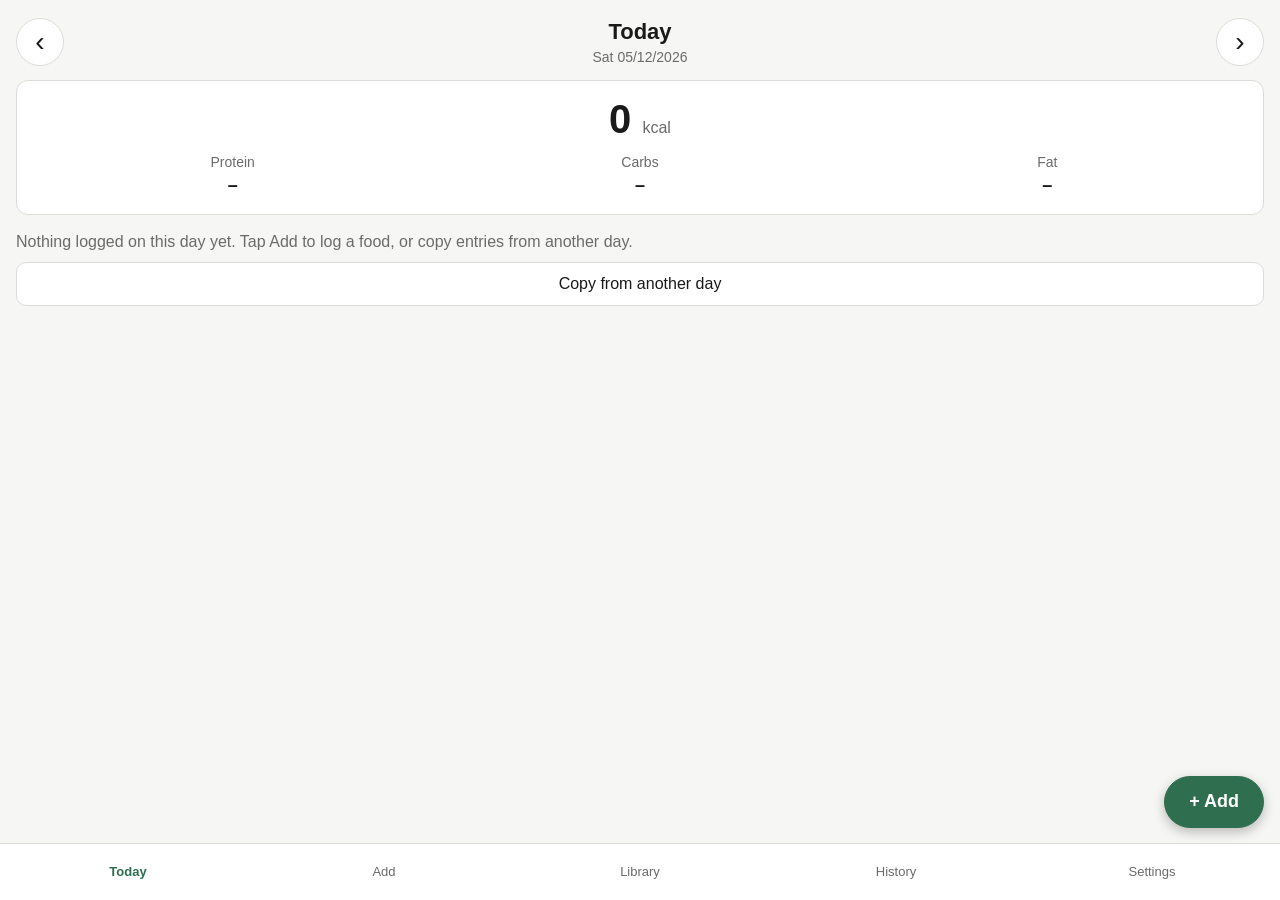
<file: index.html>
<!doctype html>
<html lang="en-GB">
<head>
  <meta charset="utf-8">
  <meta name="viewport" content="width=device-width, initial-scale=1, viewport-fit=cover">
  <meta name="theme-color" content="#f6f6f4" media="(prefers-color-scheme: light)">
  <meta name="theme-color" content="#141414" media="(prefers-color-scheme: dark)">
  <title>simple-kcal</title>
  <link rel="manifest" href="manifest.json">
  <link rel="icon" type="image/png" sizes="192x192" href="icons/icon-192.png">
  <link rel="apple-touch-icon" href="icons/apple-touch-icon.png">
  <meta name="apple-mobile-web-app-capable" content="yes">
  <meta name="mobile-web-app-capable" content="yes">
  <meta name="apple-mobile-web-app-title" content="simple-kcal">
  <meta name="apple-mobile-web-app-status-bar-style" content="default">
  <link rel="stylesheet" href="style.css">
  <script type="module" src="app.js"></script>
</head>
<body>
  <main>
    <div id="load-error" class="message error" role="alert" hidden></div>

    <button type="button" id="backup-banner" class="banner" hidden>
      It's been over a week since your last backup. Export a backup in Settings.
    </button>

    <!-- Today -->
    <section id="screen-today" class="screen" data-screen="today">
      <div class="date-nav">
        <button type="button" id="prev-day" class="icon-btn" aria-label="Previous day">&#8249;</button>
        <button type="button" id="day-title-btn" class="day-title" aria-label="Go to today">
          <span id="day-title">Today</span>
          <span id="day-subtitle" class="muted small"></span>
        </button>
        <button type="button" id="next-day" class="icon-btn" aria-label="Next day">&#8250;</button>
      </div>

      <div class="card totals">
        <div class="total-kcal"><span id="total-kcal">0</span> <span class="unit">kcal</span></div>
        <div id="target" class="target" hidden>
          <div id="target-bar" class="target-bar" role="progressbar" aria-label="Progress towards daily target" aria-valuemin="0" aria-valuemax="100">
            <div id="target-fill" class="target-fill"></div>
          </div>
          <p id="target-text" class="target-text"></p>
        </div>
        <div class="macro-grid">
          <div><span class="muted small">Protein</span><strong id="total-protein">&ndash;</strong></div>
          <div><span class="muted small">Carbs</span><strong id="total-carbs">&ndash;</strong></div>
          <div><span class="muted small">Fat</span><strong id="total-fat">&ndash;</strong></div>
        </div>
        <p id="macro-note" class="muted small" hidden></p>
      </div>

      <ul id="entry-list" class="list"></ul>
      <p id="entry-empty" class="placeholder" hidden>Nothing logged on this day yet. Tap Add to log a food, or copy entries from another day.</p>
      <button type="button" id="copy-btn" class="btn btn-wide">Copy from another day</button>

      <button type="button" id="today-add" class="btn btn-primary fab">+ Add</button>
    </section>

    <!-- Add -->
    <section id="screen-add" class="screen" data-screen="add" hidden>
      <h1>Add</h1>
      <p id="add-date-note" class="muted small"></p>
      <input type="search" id="food-search" class="search" placeholder="Search my foods and recipes" autocomplete="off" enterkeyhint="search">
      <div class="button-row add-buttons">
        <button type="button" id="new-food-btn" class="btn">New food</button>
        <button type="button" id="new-recipe-btn" class="btn">New recipe</button>
        <button type="button" id="quick-add-btn" class="btn">Quick add</button>
      </div>
      <h2 id="food-list-heading">Recent</h2>
      <ul id="food-results" class="list"></ul>
      <div id="food-empty" class="placeholder" hidden></div>
    </section>

    <!-- Library -->
    <section id="screen-library" class="screen" data-screen="library" hidden>
      <h1>Library</h1>
      <input type="search" id="library-search" class="search" placeholder="Search my foods and recipes" autocomplete="off" enterkeyhint="search">
      <h2 id="library-foods-heading">Foods</h2>
      <ul id="library-foods" class="list"></ul>
      <h2 id="library-recipes-heading">Recipes</h2>
      <ul id="library-recipes" class="list"></ul>
      <p id="library-empty" class="placeholder" hidden></p>
    </section>

    <!-- History -->
    <section id="screen-history" class="screen" data-screen="history" hidden>
      <div class="date-nav">
        <button type="button" id="prev-month" class="icon-btn" aria-label="Previous month">&#8249;</button>
        <button type="button" id="month-title-btn" class="day-title" aria-label="Go to this month">
          <span id="month-title"></span>
          <span class="muted small">kcal per day</span>
        </button>
        <button type="button" id="next-month" class="icon-btn" aria-label="Next month">&#8250;</button>
      </div>
      <div class="cal" id="calendar">
        <div class="cal-head" aria-hidden="true">
          <span>Mon</span><span>Tue</span><span>Wed</span><span>Thu</span><span>Fri</span><span>Sat</span><span>Sun</span>
        </div>
        <div class="cal-days" id="cal-days"></div>
      </div>
      <p class="muted small cal-hint">Tap a day to see its log.</p>

      <div class="card">
        <h2>Daily averages</h2>
        <div class="avg-grid">
          <div class="avg" id="avg-month">
            <span class="muted small" id="avg-month-label"></span>
            <strong class="avg-kcal" id="avg-month-kcal"></strong>
            <span class="muted small" id="avg-month-days"></span>
            <span class="avg-target small" id="avg-month-target"></span>
          </div>
          <div class="avg" id="avg-week">
            <span class="muted small">Last 7 days</span>
            <strong class="avg-kcal" id="avg-week-kcal"></strong>
            <span class="muted small" id="avg-week-days"></span>
            <span class="avg-target small" id="avg-week-target"></span>
          </div>
        </div>
        <p class="muted small">Only days with something logged count. Today counts once it is over.</p>
      </div>
    </section>

    <!-- Settings -->
    <section id="screen-settings" class="screen" data-screen="settings" hidden>
      <h1>Settings</h1>

      <div class="card">
        <h2>Daily target</h2>
        <form id="target-form" novalidate>
          <label class="field">
            <span>Calories per day (kcal)</span>
            <input type="text" id="target-kcal" inputmode="numeric" autocomplete="off" placeholder="No target">
          </label>
          <p class="muted small">Shown as a progress bar on Today. Leave blank for no target.</p>
          <p class="message error" hidden></p>
          <div class="button-row">
            <button type="submit" class="btn btn-primary">Save target</button>
          </div>
        </form>
      </div>

      <div class="card">
        <h2>Pans</h2>
        <p class="muted small">Save the empty weight of the pans you cook batches in. When you make a recipe, weigh the batch in its pan and the app takes the pan off.</p>
        <ul id="pan-list" class="list"></ul>
        <button type="button" id="add-pan" class="btn btn-wide">+ Add pan</button>
      </div>

      <div class="card">
        <h2>Backup</h2>
        <p>Last backed up: <strong id="last-backup">Never</strong></p>
        <p class="muted" id="data-counts"></p>
        <div class="button-row">
          <button type="button" id="export-btn" class="btn btn-primary">Export backup</button>
          <button type="button" id="import-btn" class="btn">Import backup</button>
        </div>
        <input type="file" id="import-file" accept=".json,application/json" hidden>
        <p id="settings-message" class="message" role="status" hidden></p>
        <p class="muted small">Importing replaces all data on this phone.</p>
      </div>

      <div class="card">
        <h2>About</h2>
        <p>simple-kcal version <span id="app-version"></span></p>
        <p class="muted small">All data is stored on this phone only.</p>
      </div>
    </section>
  </main>

  <nav class="tabbar" aria-label="Main">
    <button type="button" data-tab="today" aria-current="page">Today</button>
    <button type="button" data-tab="add">Add</button>
    <button type="button" data-tab="library">Library</button>
    <button type="button" data-tab="history">History</button>
    <button type="button" data-tab="settings">Settings</button>
  </nav>

  <div id="toast" class="toast" role="status" hidden>
    <span id="toast-text"></span>
    <button type="button" id="toast-undo" class="toast-undo" hidden>Undo</button>
  </div>

  <!-- Log a saved food or recipe: choose amount -->
  <dialog id="amount-dialog" class="sheet">
    <form id="amount-form" novalidate>
      <h2 id="amount-title"></h2>
      <p id="amount-per" class="muted small"></p>
      <fieldset id="amount-unit-field" class="field segmented" hidden>
        <legend>Log by</legend>
        <label><input type="radio" name="amount-unit" value="portion" checked> Portions</label>
        <label><input type="radio" name="amount-unit" value="g"> Grams</label>
      </fieldset>
      <label class="field">
        <span id="amount-label">Amount (g)</span>
        <input type="text" id="amount-qty" inputmode="decimal" autocomplete="off">
      </label>
      <p id="amount-preview" class="preview"></p>
      <p class="message error" hidden></p>
      <div class="button-row">
        <button type="button" class="btn" data-close>Cancel</button>
        <button type="submit" class="btn btn-primary" autofocus>Log</button>
      </div>
    </form>
  </dialog>

  <!-- New food: describe it, say how much was eaten, log it (and optionally save it) -->
  <dialog id="food-dialog" class="sheet">
    <form id="food-form" novalidate>
      <h2>New food</h2>

      <h3 class="sheet-section">The food</h3>
      <p class="muted small">As on the packet or label.</p>
      <label class="field">
        <span>Name</span>
        <input type="text" id="food-name" autocomplete="off" autocapitalize="sentences" enterkeyhint="next">
      </label>
      <fieldset class="field segmented">
        <legend>Values are</legend>
        <label><input type="radio" name="food-unit" value="100g" checked> per 100 g</label>
        <label><input type="radio" name="food-unit" value="item"> per item</label>
      </fieldset>
      <label class="field">
        <span id="food-kcal-label">Calories per 100 g (kcal)</span>
        <input type="text" id="food-kcal" inputmode="decimal" autocomplete="off">
      </label>
      <div class="field-row">
        <label class="field"><span>Protein (g)</span><input type="text" id="food-protein" inputmode="decimal" autocomplete="off" placeholder="optional"></label>
        <label class="field"><span>Carbs (g)</span><input type="text" id="food-carbs" inputmode="decimal" autocomplete="off" placeholder="optional"></label>
        <label class="field"><span>Fat (g)</span><input type="text" id="food-fat" inputmode="decimal" autocomplete="off" placeholder="optional"></label>
      </div>

      <h3 class="sheet-section">What you ate</h3>
      <label class="field">
        <span id="food-qty-label">Amount eaten (g)</span>
        <input type="text" id="food-qty" inputmode="decimal" autocomplete="off">
      </label>
      <p id="food-preview" class="preview"></p>

      <p class="message error" hidden></p>
      <label class="check">
        <input type="checkbox" id="food-save" checked> Save to my foods for next time
      </label>
      <div class="button-row">
        <button type="button" class="btn" data-close>Cancel</button>
        <button type="submit" class="btn btn-primary">Log</button>
      </div>
    </form>
  </dialog>

  <!-- Edit a saved food (Library) -->
  <dialog id="edit-food-dialog" class="sheet">
    <form id="edit-food-form" novalidate>
      <h2>Edit saved food</h2>
      <p class="note small">This changes the food in your Library. Entries already logged keep their values unless you choose to update them.</p>
      <label class="field">
        <span>Name</span>
        <input type="text" id="edit-food-name" autocomplete="off" autocapitalize="sentences">
      </label>
      <fieldset class="field segmented">
        <legend>Values are</legend>
        <label><input type="radio" name="edit-food-unit" value="100g"> per 100 g</label>
        <label><input type="radio" name="edit-food-unit" value="item"> per item</label>
      </fieldset>
      <label class="field">
        <span id="edit-food-kcal-label">Calories per 100 g (kcal)</span>
        <input type="text" id="edit-food-kcal" inputmode="decimal" autocomplete="off">
      </label>
      <div class="field-row">
        <label class="field"><span>Protein (g)</span><input type="text" id="edit-food-protein" inputmode="decimal" autocomplete="off" placeholder="unknown"></label>
        <label class="field"><span>Carbs (g)</span><input type="text" id="edit-food-carbs" inputmode="decimal" autocomplete="off" placeholder="unknown"></label>
        <label class="field"><span>Fat (g)</span><input type="text" id="edit-food-fat" inputmode="decimal" autocomplete="off" placeholder="unknown"></label>
      </div>
      <p class="message error" hidden></p>
      <div class="button-row">
        <button type="button" id="edit-food-delete" class="btn btn-danger">Delete</button>
        <button type="button" class="btn" data-close>Cancel</button>
        <button type="submit" class="btn btn-primary">Save</button>
      </div>
    </form>
  </dialog>

  <!-- After editing a saved food: update entries already logged from it? -->
  <dialog id="apply-dialog" class="sheet">
    <form id="apply-form" novalidate>
      <h2 id="apply-title"></h2>
      <p id="apply-text" class="muted"></p>
      <div class="button-stack">
        <button type="button" id="apply-none" class="btn btn-primary" autofocus>Don't update</button>
        <button type="button" id="apply-today" class="btn"></button>
        <button type="button" id="apply-all" class="btn"></button>
      </div>
    </form>
  </dialog>

  <!-- Recipe builder: new (Add) or edit saved (Library) -->
  <dialog id="recipe-dialog" class="sheet">
    <form id="recipe-form" novalidate>
      <h2 id="recipe-title">New recipe</h2>
      <p id="recipe-note" class="note small" hidden></p>
      <label class="field">
        <span>Name</span>
        <input type="text" id="recipe-name" autocomplete="off" autocapitalize="sentences" enterkeyhint="done">
      </label>

      <h3 class="sheet-section">Ingredients</h3>
      <ul id="ingredient-list" class="list"></ul>
      <p id="ingredient-empty" class="muted small">No ingredients yet. Add everything that went into the batch.</p>
      <button type="button" id="add-ingredient" class="btn btn-wide">+ Add ingredient</button>

      <h3 class="sheet-section">The batch</h3>
      <div class="field-row">
        <label class="field"><span>Portions</span><input type="text" id="recipe-portions" inputmode="decimal" autocomplete="off"></label>
        <label class="field"><span id="recipe-weight-label">Cooked weight (g)</span><input type="text" id="recipe-weight" inputmode="decimal" autocomplete="off" placeholder="optional"></label>
      </div>
      <fieldset id="recipe-pan-field" class="field segmented" hidden>
        <legend>Weighed in</legend>
      </fieldset>
      <p id="recipe-weight-note" class="muted small"></p>
      <dl id="recipe-summary" class="summary"></dl>

      <div id="recipe-log-section">
        <h3 class="sheet-section">What you ate</h3>
        <fieldset class="field segmented">
          <legend>Log by</legend>
          <label><input type="radio" name="recipe-unit" value="portion" checked> Portions</label>
          <label><input type="radio" name="recipe-unit" value="g"> Grams</label>
        </fieldset>
        <label class="field">
          <span id="recipe-qty-label">Number of portions</span>
          <input type="text" id="recipe-qty" inputmode="decimal" autocomplete="off">
        </label>
        <p id="recipe-preview" class="preview"></p>
        <label class="check">
          <input type="checkbox" id="recipe-save" checked> Save to my recipes for next time
        </label>
      </div>

      <button type="button" id="recipe-cook-again" class="btn btn-wide" hidden>Cook again (new batch)</button>
      <p class="message error" hidden></p>
      <div class="button-row">
        <button type="button" id="recipe-delete" class="btn btn-danger" hidden>Delete</button>
        <button type="button" class="btn" data-close>Cancel</button>
        <button type="button" id="recipe-save-only" class="btn">Save only</button>
        <button type="submit" id="recipe-submit" class="btn btn-primary">Log</button>
      </div>
    </form>
  </dialog>

  <!-- Add or edit one ingredient of the recipe being built -->
  <dialog id="ingredient-dialog" class="sheet">
    <form id="ingredient-form" novalidate>
      <h2 id="ingredient-title">Add ingredient</h2>
      <div id="ingredient-pick">
        <input type="search" id="ingredient-search" class="search" placeholder="Search my foods" autocomplete="off" enterkeyhint="search">
        <ul id="ingredient-results" class="list"></ul>
        <p id="ingredient-results-empty" class="muted small" hidden></p>
        <h3 class="sheet-section">Or type it in</h3>
      </div>
      <p id="ingredient-copied" class="note small" hidden></p>
      <label class="field">
        <span>Name</span>
        <input type="text" id="ing-name" autocomplete="off" autocapitalize="sentences" enterkeyhint="next">
      </label>
      <fieldset class="field segmented">
        <legend>Values are</legend>
        <label><input type="radio" name="ing-unit" value="100g" checked> per 100 g</label>
        <label><input type="radio" name="ing-unit" value="item"> per item</label>
      </fieldset>
      <label class="field">
        <span id="ing-kcal-label">Calories per 100 g (kcal)</span>
        <input type="text" id="ing-kcal" inputmode="decimal" autocomplete="off">
      </label>
      <div class="field-row">
        <label class="field"><span>Protein (g)</span><input type="text" id="ing-protein" inputmode="decimal" autocomplete="off" placeholder="optional"></label>
        <label class="field"><span>Carbs (g)</span><input type="text" id="ing-carbs" inputmode="decimal" autocomplete="off" placeholder="optional"></label>
        <label class="field"><span>Fat (g)</span><input type="text" id="ing-fat" inputmode="decimal" autocomplete="off" placeholder="optional"></label>
      </div>
      <label class="field">
        <span id="ing-amount-label">Weight used (g)</span>
        <input type="text" id="ing-amount" inputmode="decimal" autocomplete="off">
      </label>
      <p id="ing-preview" class="preview"></p>
      <p class="message error" hidden></p>
      <div class="button-row">
        <button type="button" id="ingredient-remove" class="btn btn-danger" hidden>Remove</button>
        <button type="button" class="btn" data-close>Cancel</button>
        <button type="submit" id="ingredient-submit" class="btn btn-primary">Add</button>
      </div>
    </form>
  </dialog>

  <!-- Quick add -->
  <dialog id="quick-dialog" class="sheet">
    <form id="quick-form" novalidate>
      <h2>Quick add</h2>
      <label class="field">
        <span>Calories (kcal)</span>
        <input type="text" id="quick-kcal" inputmode="decimal" autocomplete="off" autofocus>
      </label>
      <label class="field">
        <span>Name</span>
        <input type="text" id="quick-name" autocomplete="off" autocapitalize="sentences" placeholder="optional">
      </label>
      <div class="field-row">
        <label class="field"><span>Protein (g)</span><input type="text" id="quick-protein" inputmode="decimal" autocomplete="off" placeholder="optional"></label>
        <label class="field"><span>Carbs (g)</span><input type="text" id="quick-carbs" inputmode="decimal" autocomplete="off" placeholder="optional"></label>
        <label class="field"><span>Fat (g)</span><input type="text" id="quick-fat" inputmode="decimal" autocomplete="off" placeholder="optional"></label>
      </div>
      <p class="message error" hidden></p>
      <div class="button-row">
        <button type="button" class="btn" data-close>Cancel</button>
        <button type="submit" class="btn btn-primary">Log</button>
      </div>
    </form>
  </dialog>

  <!-- Add or edit a saved pan (Settings) -->
  <dialog id="pan-dialog" class="sheet">
    <form id="pan-form" novalidate>
      <h2 id="pan-title">Add pan</h2>
      <label class="field">
        <span>Name</span>
        <input type="text" id="pan-name" autocomplete="off" autocapitalize="sentences" placeholder="for example Big pot" enterkeyhint="next">
      </label>
      <label class="field">
        <span>Empty weight (g)</span>
        <input type="text" id="pan-weight" inputmode="decimal" autocomplete="off">
      </label>
      <p class="muted small">Weigh it empty and clean. Include the lid if you weigh batches with the lid on.</p>
      <p class="message error" hidden></p>
      <div class="button-row">
        <button type="button" id="pan-delete" class="btn btn-danger" hidden>Delete</button>
        <button type="button" class="btn" data-close>Cancel</button>
        <button type="submit" class="btn btn-primary">Save</button>
      </div>
    </form>
  </dialog>

  <!-- Copy entries from another day to the day being viewed -->
  <dialog id="copy-dialog" class="sheet">
    <form id="copy-form" novalidate>
      <h2>Copy entries</h2>
      <div class="date-nav">
        <button type="button" id="copy-prev" class="icon-btn" aria-label="Earlier day">&#8249;</button>
        <div class="day-title">
          <span id="copy-day"></span>
          <span id="copy-day-total" class="muted small"></span>
        </div>
        <button type="button" id="copy-next" class="icon-btn" aria-label="Later day">&#8250;</button>
      </div>
      <ul id="copy-list" class="list"></ul>
      <p id="copy-empty" class="muted small" hidden></p>
      <p class="message error" hidden></p>
      <div class="button-row">
        <button type="button" class="btn" data-close>Cancel</button>
        <button type="submit" id="copy-submit" class="btn btn-primary">Copy</button>
      </div>
    </form>
  </dialog>

  <!-- Edit a log entry -->
  <dialog id="entry-dialog" class="sheet">
    <form id="entry-form" novalidate>
      <h2>Edit log entry</h2>
      <p id="entry-origin" class="muted small"></p>
      <label class="field">
        <span>Name</span>
        <input type="text" id="entry-name" autocomplete="off" autocapitalize="sentences" placeholder="optional">
      </label>
      <!-- Food and recipe entries: change the amount; totals recalculate from the entry's own values -->
      <div id="entry-amount-fields">
        <label class="field">
          <span id="entry-qty-label">Amount (g)</span>
          <input type="text" id="entry-qty" inputmode="decimal" autocomplete="off">
        </label>
        <p id="entry-preview" class="preview"></p>
        <details id="entry-nutrition" class="nutrition">
          <summary id="entry-nutrition-summary">Edit nutrition (per 100 g)</summary>
          <p class="muted small">Changes this entry only. Use it if the wrong values were entered when logging.</p>
          <label class="field"><span>Calories (kcal)</span><input type="text" id="entry-n-kcal" inputmode="decimal" autocomplete="off"></label>
          <div class="field-row">
            <label class="field"><span>Protein (g)</span><input type="text" id="entry-n-protein" inputmode="decimal" autocomplete="off" placeholder="unknown"></label>
            <label class="field"><span>Carbs (g)</span><input type="text" id="entry-n-carbs" inputmode="decimal" autocomplete="off" placeholder="unknown"></label>
            <label class="field"><span>Fat (g)</span><input type="text" id="entry-n-fat" inputmode="decimal" autocomplete="off" placeholder="unknown"></label>
          </div>
        </details>
      </div>
      <!-- Quick add entries: the numbers are the totals -->
      <div id="entry-quick-fields">
        <label class="field"><span>Calories (kcal)</span><input type="text" id="entry-kcal" inputmode="decimal" autocomplete="off"></label>
        <div class="field-row">
          <label class="field"><span>Protein (g)</span><input type="text" id="entry-protein" inputmode="decimal" autocomplete="off" placeholder="unknown"></label>
          <label class="field"><span>Carbs (g)</span><input type="text" id="entry-carbs" inputmode="decimal" autocomplete="off" placeholder="unknown"></label>
          <label class="field"><span>Fat (g)</span><input type="text" id="entry-fat" inputmode="decimal" autocomplete="off" placeholder="unknown"></label>
        </div>
      </div>
      <label class="field">
        <span>Date</span>
        <input type="date" id="entry-date">
      </label>
      <p class="message error" hidden></p>
      <div class="button-row">
        <button type="button" id="entry-delete" class="btn btn-danger">Delete</button>
        <button type="button" class="btn" data-close autofocus>Cancel</button>
        <button type="submit" class="btn btn-primary">Save</button>
      </div>
    </form>
  </dialog>
</body>
</html>
</file>
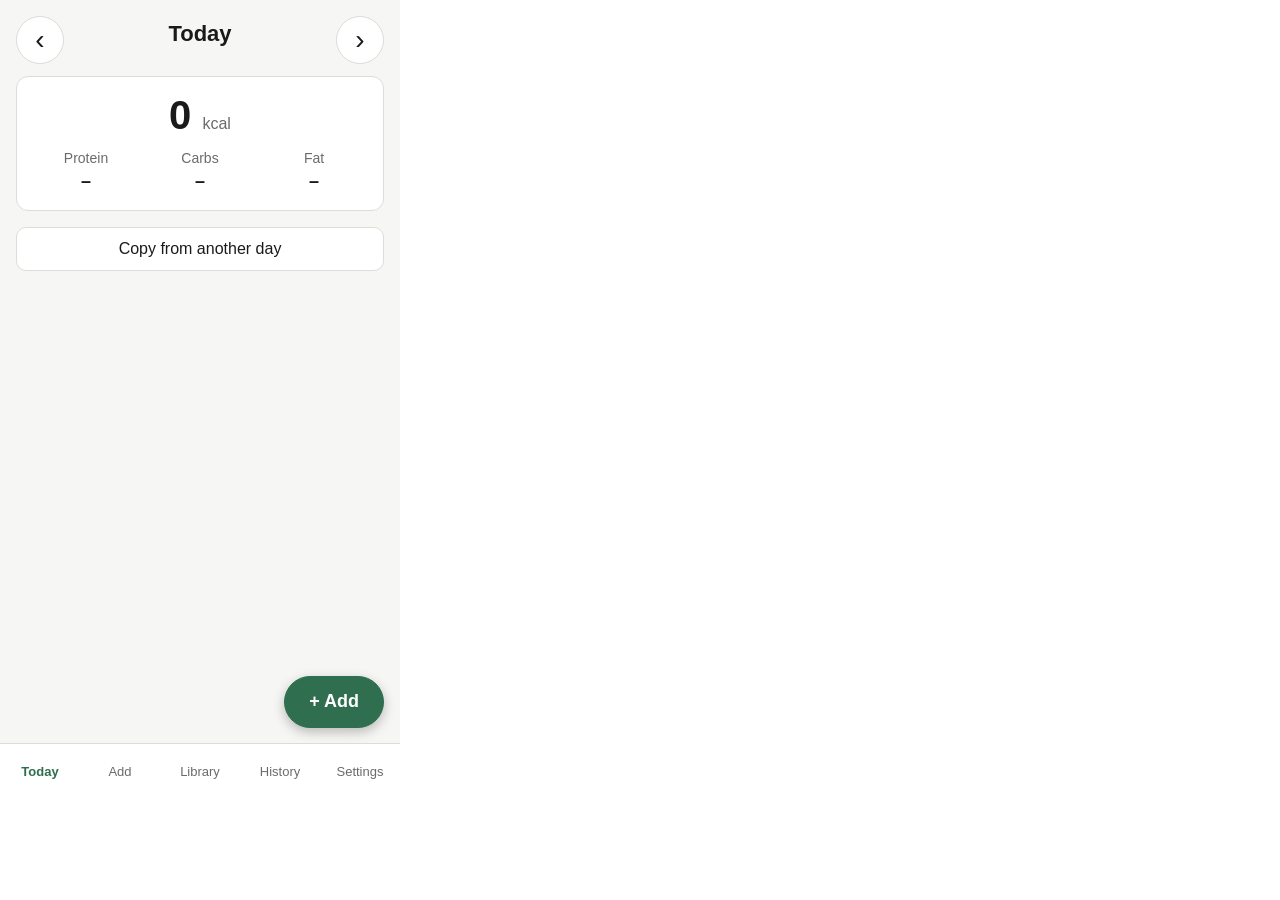
<file: tests/smoke.html>
<!doctype html>
<html lang="en-GB">
<head>
<meta charset="utf-8">
<title>simple-kcal smoke test</title>
<style>
  body { margin: 0; font: 14px system-ui, sans-serif; }
  iframe { border: 0; width: 400px; height: 800px; }
</style>
</head>
<body>
<iframe id="app"></iframe>
<script>
// Drives the real app in an iframe through its UI only (clicks, typing, form submits) and checks
// what it shows. Never calls app internals, so it stays valid however the code is organised.
// Run with: node tests/smoke.js   (posts results to the server that tests/smoke.js starts)
'use strict';

const frame = document.getElementById('app');
const results = [];
let pageErrors = [];
let doc, win;

const sleep = (ms) => new Promise((r) => setTimeout(r, ms));
const pad2 = (n) => String(n).padStart(2, '0');
const now = new Date();
const TODAY = now.getFullYear() + '-' + pad2(now.getMonth() + 1) + '-' + pad2(now.getDate());
const TODAY_UK = pad2(now.getDate()) + '/' + pad2(now.getMonth() + 1) + '/' + now.getFullYear();
const yest = new Date(now.getFullYear(), now.getMonth(), now.getDate() - 1, 12);
// On the 1st of a month, yesterday is in the previous month's calendar.
const YESTERDAY_IN_LAST_MONTH = yest.getMonth() !== now.getMonth();
const YESTERDAY = yest.getFullYear() + '-' + pad2(yest.getMonth() + 1) + '-' + pad2(yest.getDate());

function loadApp() {
  return new Promise((resolve) => {
    frame.onload = () => {
      win = frame.contentWindow;
      doc = frame.contentDocument;
      win.addEventListener('error', (e) => pageErrors.push(e.message));
      win.addEventListener('unhandledrejection', (e) => pageErrors.push(String(e.reason)));
      resolve();
    };
    frame.src = '../index.html?' + Date.now();
  });
}

// ---------- UI helpers ----------

function $(id) {
  const node = doc.getElementById(id);
  if (!node) throw new Error('No element #' + id);
  return node;
}
const text = (id) => $(id).textContent.trim();
const visible = (id) => !$(id).hidden && !$(id).closest('[hidden]');
function type(id, value) {
  const input = $(id);
  input.value = value;
  input.dispatchEvent(new win.Event('input', { bubbles: true }));
}
function radio(name, value) {
  doc.querySelector('input[name="' + name + '"][value="' + value + '"]').click();
}
function tab(name) {
  doc.querySelector('.tabbar [data-tab="' + name + '"]').click();
}
function submit(formId) {
  $(formId).requestSubmit();
}
// Row buttons in a list, by their title.
function rows(listId) {
  return [...$(listId).querySelectorAll('.row')];
}
function rowTitles(listId) {
  return rows(listId).map((r) => r.querySelector('.row-title').textContent);
}
function clickRow(listId, title, nth) {
  const matches = rows(listId).filter((r) => r.querySelector('.row-title').textContent === title);
  const row = matches[nth || 0];
  if (!row) throw new Error('No row "' + title + '" in #' + listId + ' (has: ' + rowTitles(listId).join(', ') + ')');
  row.click();
}
function dialogOpen(id) {
  return $(id).open;
}

// ---------- Assertions ----------

function eq(actual, expected, what) {
  if (actual !== expected) {
    throw new Error(what + ': expected ' + JSON.stringify(expected) + ', got ' + JSON.stringify(actual));
  }
}
function ok(cond, what) {
  if (!cond) throw new Error(what);
}
function totalIs(kcal) {
  eq(text('total-kcal'), kcal, 'Today total kcal');
}

// ---------- Steps (each builds on the one before) ----------

let exportedText = null;

const steps = [
  ['starts empty', async () => {
    win.localStorage.clear();
    await loadApp();
    totalIs('0');
    ok(visible('entry-empty'), 'empty-day message shown');
    eq(text('day-title'), 'Today', 'day title');
  }],

  ['add a new food, saved', () => {
    tab('add');
    $('new-food-btn').click();
    ok(dialogOpen('food-dialog'), 'new food dialog opens');
    ok($('food-save').checked, 'Save to my foods is checked by default');
    type('food-name', 'Oats');
    radio('food-unit', '100g');
    type('food-kcal', '380');
    type('food-protein', '13');
    type('food-carbs', '60');
    type('food-fat', '7');
    type('food-qty', '50');
    submit('food-form');
    ok(!dialogOpen('food-dialog'), 'dialog closes after logging');
    ok(visible('screen-today'), 'returns to Today');
    totalIs('190');
    eq(text('total-protein'), '6.5 g', 'protein total');
    eq(rowTitles('entry-list').join('|'), 'Oats', 'entries');
    ok(visible('toast'), 'confirmation toast shown');
  }],

  ['add a new food, not saved, no macros', () => {
    tab('add');
    $('new-food-btn').click();
    type('food-name', 'Banana');
    radio('food-unit', 'item');
    type('food-kcal', '105');
    type('food-qty', '1');
    $('food-save').click();
    ok(!$('food-save').checked, 'save unchecked');
    submit('food-form');
    totalIs('295');
    ok(visible('macro-note'), 'partial macro note shown');
    ok(text('macro-note').includes('Protein from 1 of 2 entries'), 'partial note text: ' + text('macro-note'));
    tab('library');
    eq(rowTitles('library-foods').join('|'), 'Oats', 'only the saved food is in the Library');
  }],

  ['quick add with no name', () => {
    tab('add');
    $('quick-add-btn').click();
    type('quick-kcal', '100');
    submit('quick-form');
    totalIs('395');
    eq(rowTitles('entry-list').join('|'), 'Oats|Banana|Quick add', 'entries');
  }],

  ['form errors say what to do', () => {
    tab('add');
    $('quick-add-btn').click();
    submit('quick-form');
    ok(dialogOpen('quick-dialog'), 'dialog stays open');
    const err = $('quick-form').querySelector('.message.error');
    ok(!err.hidden && err.textContent.includes('Enter the calories'), 'error shown: ' + err.textContent);
    $('quick-form').querySelector('[data-close]').click();
    totalIs('395');
  }],

  ['recents and search reuse a saved food', () => {
    tab('add');
    eq(rowTitles('food-results').join('|'), 'Oats', 'recents list saved foods only');
    type('food-search', 'oat');
    eq(rowTitles('food-results').join('|'), 'Oats', 'search finds it');
    type('food-search', 'zzz');
    eq(rows('food-results').length, 0, 'no matches');
    ok(visible('food-empty'), 'no-match message with next steps');
    type('food-search', '');
    clickRow('food-results', 'Oats');
    ok(dialogOpen('amount-dialog'), 'amount dialog opens');
    eq($('amount-qty').value, '50', 'defaults to last amount');
    submit('amount-form');
    totalIs('585');
  }],

  ['edit an entry amount', () => {
    clickRow('entry-list', 'Oats', 0);
    ok(dialogOpen('entry-dialog'), 'entry dialog opens');
    eq($('entry-qty').value, '50', 'shows current amount');
    type('entry-qty', '100');
    submit('entry-form');
    totalIs('775');
  }],

  ['delete an entry, then undo', () => {
    clickRow('entry-list', 'Quick add');
    $('entry-delete').click();
    totalIs('675');
    ok(visible('toast-undo'), 'undo offered');
    $('toast-undo').click();
    totalIs('775');
  }],

  ['build a recipe from a saved food and an ad hoc ingredient, log by portions', () => {
    tab('add');
    $('new-recipe-btn').click();
    ok(dialogOpen('recipe-dialog'), 'recipe dialog opens');
    type('recipe-name', 'Porridge');
    $('add-ingredient').click();
    clickRow('ingredient-results', 'Oats');
    type('ing-amount', '200');
    submit('ingredient-form');
    $('add-ingredient').click();
    type('ing-name', 'Milk');
    type('ing-kcal', '50');
    type('ing-protein', '3.5');
    type('ing-carbs', '4.8');
    type('ing-fat', '1.8');
    type('ing-amount', '500');
    submit('ingredient-form');
    eq(rowTitles('ingredient-list').join('|'), 'Oats|Milk', 'ingredients');
    type('recipe-portions', '4');
    type('recipe-weight', '800');
    type('recipe-qty', '1.5');
    ok(text('recipe-summary').includes('1010 kcal'), 'batch total shown: ' + text('recipe-summary'));
    submit('recipe-form');
    ok(!dialogOpen('recipe-dialog'), 'dialog closes');
    totalIs('1154'); // 775 + 1010 / 4 * 1.5
  }],

  ['log a saved recipe by grams', () => {
    tab('add');
    clickRow('food-results', 'Porridge');
    ok(visible('amount-unit-field'), 'portions/grams switch shown');
    radio('amount-unit', 'g');
    type('amount-qty', '200');
    submit('amount-form');
    totalIs('1406'); // + 1010 / 800 * 200
  }],

  ['edit a saved food and apply to linked entries only', () => {
    tab('library');
    clickRow('library-foods', 'Oats');
    ok(dialogOpen('edit-food-dialog'), 'edit food dialog opens');
    type('edit-food-kcal', '400');
    submit('edit-food-form');
    ok(dialogOpen('apply-dialog'), 'apply prompt shown');
    eq(text('apply-all'), 'All 2 logged entries', 'counts linked entries only');
    $('apply-all').click();
    tab('today');
    totalIs('1436'); // Oats entries +30; recipe ingredients are copies and unchanged
  }],

  ['history calendar shows the day and opens it', () => {
    tab('history');
    const cell = doc.querySelector('.cal-day[data-date="' + TODAY + '"]');
    ok(cell, 'today is in the calendar');
    eq(cell.querySelector('.cal-kcal').textContent, '1436', 'calendar kcal for today');
    $('prev-month').click();
    ok(!doc.querySelector('.cal-day[data-date="' + TODAY + '"]'), 'previous month shown');
    $('month-title-btn').click();
    doc.querySelector('.cal-day[data-date="' + TODAY + '"]').click();
    ok(visible('screen-today'), 'tapping a day opens Today');
    eq(text('day-title'), 'Today', 'day title');
  }],

  ['day navigation', () => {
    $('prev-day').click();
    eq(text('day-title'), 'Yesterday', 'previous day');
    totalIs('0');
    ok(visible('entry-empty'), 'empty-day message');
    $('day-title-btn').click();
    eq(text('day-title'), 'Today', 'back to today');
    totalIs('1436');
  }],

  ['export a backup', async () => {
    let blob = null;
    win.URL.createObjectURL = (b) => { blob = b; return 'about:blank'; };
    win.URL.revokeObjectURL = () => {};
    // Stop the download itself; only the file contents matter.
    doc.addEventListener('click', (e) => { if (e.target.matches('a[download]')) e.preventDefault(); }, true);
    tab('settings');
    $('export-btn').click();
    await sleep(100);
    ok(blob, 'a file was produced');
    exportedText = await blob.text();
    const data = JSON.parse(exportedText);
    eq(data.app, 'simple-kcal', 'backup app id');
    eq([data.foods.length, data.recipes.length, data.entries.length].join(','), '1,1,6', 'foods, recipes, entries');
    eq(text('last-backup'), TODAY_UK, 'last backed up date');
    ok(text('settings-message').startsWith('Backup exported'), 'export message');
  }],

  ['import into empty storage', async () => {
    win.localStorage.clear();
    await loadApp();
    totalIs('0');
    tab('settings');
    let asked = '';
    win.confirm = (msg) => { asked = msg; return true; };
    const dt = new win.DataTransfer();
    dt.items.add(new win.File([exportedText], 'backup.json', { type: 'application/json' }));
    $('import-file').files = dt.files;
    $('import-file').dispatchEvent(new win.Event('change', { bubbles: true }));
    await sleep(100);
    ok(asked.includes('1 food, 1 recipe and 6 log entries'), 'confirmation shows counts: ' + asked);
    eq(text('settings-message'), 'Imported 1 food, 1 recipe and 6 log entries.', 'import message');
    tab('today');
    totalIs('1436');
  }],

  ['data survives a reload', async () => {
    await loadApp();
    totalIs('1436');
    eq(rowTitles('entry-list').length, 6, 'entries');
    tab('settings');
    ok(/^\d+\.\d+\.\d+$/.test(text('app-version')), 'version shown: ' + text('app-version'));
  }],

  ['copy entries from another day, then undo', () => {
    tab('today');
    $('next-day').click();
    eq(text('day-title'), 'Tomorrow', 'viewing tomorrow');
    totalIs('0');
    $('copy-btn').click();
    ok(dialogOpen('copy-dialog'), 'copy sheet opens');
    eq(text('copy-day'), 'Today', 'opens on the last day with entries');
    eq(rows('copy-list').length, 6, 'lists that day\'s entries');
    eq(text('copy-submit'), 'Copy 6 to tomorrow', 'all ticked by default');
    rows('copy-list').find((r) => r.querySelector('.row-title').textContent === 'Banana').querySelector('input').click();
    eq(text('copy-submit'), 'Copy 5 to tomorrow', 'unticking updates the count');
    submit('copy-form');
    ok(!dialogOpen('copy-dialog'), 'sheet closes');
    totalIs('1331'); // 1436 without the 105 kcal banana
    eq(rowTitles('entry-list').join('|'), 'Oats|Quick add|Oats|Porridge|Porridge', 'copies keep their order');
    $('toast-undo').click();
    totalIs('0');
  }],

  ['copy sheet on a day with nothing logged', () => {
    $('copy-btn').click();
    eq(text('copy-day'), 'Today', 'opens on the last day with entries');
    $('copy-prev').click();
    eq(text('copy-day'), 'Yesterday', 'arrows change the day');
    ok(visible('copy-empty'), 'says nothing is logged and what to do');
    ok($('copy-submit').disabled, 'nothing to copy');
    $('copy-form').querySelector('[data-close]').click();
    $('day-title-btn').click();
    totalIs('1436');
  }],

  ['daily target and progress bar', () => {
    tab('today');
    ok(!visible('target'), 'no progress bar without a target');
    tab('settings');
    type('target-kcal', 'lots');
    submit('target-form');
    const err = $('target-form').querySelector('.message.error');
    ok(!err.hidden && err.textContent.includes('for example 2000'), 'error says what to enter: ' + err.textContent);
    type('target-kcal', '2000');
    submit('target-form');
    ok(err.hidden, 'error cleared');
    tab('today');
    ok(visible('target'), 'bar shown');
    eq(text('target-text'), 'Target 2000 kcal · 564 left', 'under target');
    eq($('target-fill').style.width, '71.8%', 'bar width');
    ok(!$('target').classList.contains('is-over'), 'not marked over');
    tab('settings');
    type('target-kcal', '1000');
    submit('target-form');
    tab('today');
    eq(text('target-text'), 'Target 1000 kcal · 436 over', 'over target');
    eq($('target-fill').style.width, '100%', 'bar full');
    ok($('target').classList.contains('is-over'), 'marked over');
  }],

  ['target survives a reload; clearing it hides the bar', async () => {
    await loadApp();
    eq(text('target-text'), 'Target 1000 kcal · 436 over', 'kept after reload');
    tab('settings');
    eq($('target-kcal').value, '1000', 'shown in Settings');
    type('target-kcal', '');
    submit('target-form');
    tab('today');
    ok(!visible('target'), 'no bar once cleared');
    totalIs('1436');
  }],

  ['history averages leave out today, and compare with the target', () => {
    tab('history');
    eq(text('avg-week-days'), 'Nothing logged yet', 'only today has entries, and today is not counted');
    eq(text('avg-week-kcal'), '–', 'no average shown as a dash, never 0');
    // Copy today's entries onto yesterday so there is a finished day to average.
    tab('today');
    $('prev-day').click();
    eq(text('day-title'), 'Yesterday', 'viewing yesterday');
    $('copy-btn').click();
    for (let i = 0; i < 5 && text('copy-day') !== 'Today'; i++) $('copy-next').click();
    eq(text('copy-day'), 'Today', 'source is today');
    submit('copy-form');
    totalIs('1436');
    $('day-title-btn').click();
    tab('history');
    if (YESTERDAY_IN_LAST_MONTH) $('prev-month').click();
    eq(text('avg-month-kcal') + ' / ' + text('avg-month-days'), '1436 kcal / 1 logged day', 'month average');
    eq(text('avg-week-kcal') + ' / ' + text('avg-week-days'), '1436 kcal / 1 logged day', 'last 7 days');
    ok(!visible('avg-week-target'), 'no target comparison without a target');
    tab('settings');
    type('target-kcal', '2000');
    submit('target-form');
    tab('history');
    eq(text('avg-week-target'), '564 under target', 'compared with target');
    ok(!$('avg-week-target').classList.contains('is-over'), 'under is not marked over');
    tab('settings');
    type('target-kcal', '1400');
    submit('target-form');
    tab('history');
    eq(text('avg-week-target'), '36 over target', 'over target');
    ok($('avg-week-target').classList.contains('is-over'), 'over is marked');
    $('month-title-btn').click();
  }],

  ['save a pan in Settings', () => {
    tab('settings');
    eq(rows('pan-list').length, 0, 'no pans yet');
    $('add-pan').click();
    ok(dialogOpen('pan-dialog'), 'pan sheet opens');
    type('pan-name', 'Big pot');
    type('pan-weight', 'heavy');
    submit('pan-form');
    const err = $('pan-form').querySelector('.message.error');
    ok(!err.hidden && err.textContent.includes('empty weight in grams'), 'error says what to enter: ' + err.textContent);
    type('pan-weight', '1450');
    submit('pan-form');
    ok(!dialogOpen('pan-dialog'), 'sheet closes');
    eq(rowTitles('pan-list').join('|'), 'Big pot', 'pan listed');
    eq(rows('pan-list')[0].querySelector('.row-kcal').textContent, '1450 g', 'with its weight');
  }],

  ['weigh a new recipe in its pan', () => {
    tab('add');
    $('new-recipe-btn').click();
    ok(visible('recipe-pan-field'), 'Weighed in choice shown once a pan exists');
    eq(text('recipe-weight-label'), 'Cooked weight (g)', 'None by default');
    type('recipe-name', 'Stew');
    $('add-ingredient').click();
    type('ing-name', 'Stew mix');
    type('ing-kcal', '100');
    type('ing-amount', '800');
    submit('ingredient-form');
    type('recipe-portions', '4');
    [...$('recipe-pan-field').querySelectorAll('label')].find((l) => l.textContent.includes('Big pot')).querySelector('input').click();
    eq(text('recipe-weight-label'), 'Scale reading (g)', 'label changes with a pan');
    type('recipe-weight', '1000');
    ok(text('recipe-weight-note').includes('must be more than the pan (1450 g)'), 'note warns: ' + text('recipe-weight-note'));
    submit('recipe-form');
    ok(dialogOpen('recipe-dialog'), 'not logged with a reading lighter than the pan');
    ok($('recipe-form').querySelector('.message.error').textContent.includes('more than the Big pot'), 'error names the pan');
    type('recipe-weight', '2250');
    eq(text('recipe-weight-note'), 'Cooked weight 800 g after the 1450 g pan.', 'shows the weight without the pan');
    radio('recipe-unit', 'g');
    type('recipe-qty', '100');
    submit('recipe-form');
    ok(!dialogOpen('recipe-dialog'), 'logged');
    totalIs('1536'); // + 800 kcal / 800 g * 100 g
  }],

  ['editing shows the weight without the pan; deleting a pan offers undo', () => {
    tab('library');
    clickRow('library-recipes', 'Stew');
    eq($('recipe-weight').value, '800', 'stored without the pan');
    eq($('recipe-pan-field').querySelector('input:checked').value, '', 'pan starts at None');
    $('recipe-form').querySelector('[data-close]').click();
    tab('settings');
    clickRow('pan-list', 'Big pot');
    $('pan-delete').click();
    eq(rows('pan-list').length, 0, 'deleted');
    $('toast-undo').click();
    eq(rowTitles('pan-list').join('|'), 'Big pot', 'undo restores it');
  }],

  ['pans survive a reload', async () => {
    await loadApp();
    tab('settings');
    eq(rowTitles('pan-list').join('|'), 'Big pot', 'still saved');
    tab('today');
    totalIs('1536');
  }],

  ['cook a saved recipe again: the new batch replaces the old', () => {
    tab('library');
    clickRow('library-recipes', 'Stew');
    ok(visible('recipe-cook-again'), 'Cook again offered when editing');
    $('recipe-cook-again').click();
    ok(dialogOpen('recipe-dialog'), 'builder open');
    eq(text('recipe-title'), 'Cook again', 'title');
    ok(text('recipe-note').includes('replaces the recipe in your Library'), 'says what saving does');
    ok(!visible('recipe-cook-again') && !visible('recipe-delete'), 'edit-only buttons hidden');
    eq($('recipe-name').value, 'Stew', 'same name');
    eq(rowTitles('ingredient-list').join('|'), 'Stew mix', 'same ingredients');
    eq($('recipe-portions').value, '4', 'same portions');
    eq($('recipe-weight').value, '', 'weight blank for the new batch');
    ok($('recipe-pan-field').querySelector('input:checked').closest('label').textContent.includes('Big pot'), 'remembered pan chosen');
    eq(text('recipe-weight-label'), 'Scale reading (g)', 'ready for the scale reading');
    ok(visible('recipe-log-section'), 'can log a portion');
    type('recipe-weight', '2050');
    eq(text('recipe-weight-note'), 'Cooked weight 600 g after the 1450 g pan.', 'pan taken off');
    submit('recipe-form');
    ok(!dialogOpen('recipe-dialog'), 'logged');
    totalIs('1736'); // + 800 kcal / 4 portions; the earlier Stew entry keeps its 100 kcal
    tab('library');
    eq(rowTitles('library-recipes').join('|'), 'Porridge|Stew', 'one Stew, not two');
    clickRow('library-recipes', 'Stew');
    eq($('recipe-weight').value, '600', 'Library has the new batch');
    type('recipe-portions', '5');
    submit('recipe-form');
    ok(dialogOpen('apply-dialog'), 'asks about logged entries');
    eq(text('apply-all'), 'The 1 logged entry', 'only the new batch\'s entry is linked');
    $('apply-none').click();
    tab('today');
    totalIs('1736');
  }],

  ['cook again with Save only; undo restores the old recipe', () => {
    tab('library');
    clickRow('library-recipes', 'Porridge');
    $('recipe-cook-again').click();
    eq($('recipe-pan-field').querySelector('input:checked').value, '', 'no remembered pan: None');
    type('recipe-weight', '900');
    $('recipe-save-only').click();
    ok(!dialogOpen('recipe-dialog'), 'saved');
    eq(rowTitles('library-recipes').join('|'), 'Porridge|Stew', 'replaced, not added');
    ok(text('toast-text').includes('new batch of Porridge'), 'toast: ' + text('toast-text'));
    $('toast-undo').click();
    eq(rowTitles('library-recipes').join('|'), 'Porridge|Stew', 'still one Porridge');
    clickRow('library-recipes', 'Porridge');
    eq($('recipe-weight').value, '800', 'undo brings back the old batch');
    $('recipe-form').querySelector('[data-close]').click();
  }],

  ['the Today tab always opens today; History and logging keep their day', () => {
    tab('today');
    $('prev-day').click();
    eq(text('day-title'), 'Yesterday', 'looking at yesterday');
    tab('add');
    eq(text('add-date-note'), 'Adding to yesterday.', 'Add logs to the day being viewed');
    tab('today');
    eq(text('day-title'), 'Today', 'the Today tab goes back to today');
    totalIs('1736');
    tab('add');
    eq(text('add-date-note'), 'Adding to today.', 'and Add follows');
    // Logging to a past day comes back to that day, so you see what you added.
    tab('today');
    $('prev-day').click();
    tab('add');
    $('quick-add-btn').click();
    type('quick-kcal', '50');
    submit('quick-form');
    eq(text('day-title'), 'Yesterday', 'after logging, still on the day logged to');
    $('toast-undo').click();
    // Opening a past day from History keeps that day.
    tab('history');
    if (YESTERDAY_IN_LAST_MONTH) $('prev-month').click();
    doc.querySelector('.cal-day[data-date="' + YESTERDAY + '"]').click();
    eq(text('day-title'), 'Yesterday', 'History opens the tapped day');
    tab('today');
    eq(text('day-title'), 'Today', 'Today tab resets again');
    $('month-title-btn').click();
  }],
];

async function run() {
  await loadApp();
  for (const [name, fn] of steps) {
    pageErrors = [];
    try {
      await fn();
      if (pageErrors.length) throw new Error('Page error: ' + pageErrors.join('; '));
      results.push({ name, ok: true });
    } catch (e) {
      results.push({ name, ok: false, error: e.message });
      break; // later steps depend on this one
    }
  }
  await fetch('/__result', { method: 'POST', body: JSON.stringify({ results, total: steps.length }) });
}

run().catch((e) => fetch('/__result', { method: 'POST', body: JSON.stringify({ results, total: steps.length, fatal: e.message }) }));
</script>
</body>
</html>
</file>
<file: style.css>
:root {
  --bg: #f6f6f4;
  --surface: #ffffff;
  --text: #1a1a1a;
  --muted: #6b6b6b;
  --border: #dcdcd8;
  --accent: #2f6f4f;
  --accent-text: #ffffff;
  --danger: #b3261e;
  --notice-bg: #fff4d6;
  --notice-text: #5c4400;
  --over: #b45309;
  --tap: 44px;
  --tabbar-h: 56px;
  color-scheme: light dark;
}

@media (prefers-color-scheme: dark) {
  :root {
    --bg: #141414;
    --surface: #1f1f1f;
    --text: #ededed;
    --muted: #9a9a9a;
    --border: #333333;
    --accent: #6cc59a;
    --accent-text: #0b1f15;
    --danger: #f2b8b5;
    --notice-bg: #3a3014;
    --notice-text: #f3dc9a;
    --over: #f0b35a;
  }
}

*,
*::before,
*::after {
  box-sizing: border-box;
}

html {
  -webkit-text-size-adjust: 100%;
}

body {
  margin: 0;
  min-width: 360px;
  background: var(--bg);
  color: var(--text);
  font-family: -apple-system, BlinkMacSystemFont, "Segoe UI", Roboto, "Helvetica Neue", Arial, sans-serif;
  font-size: 16px;
  line-height: 1.4;
}

main {
  padding:
    calc(16px + env(safe-area-inset-top))
    calc(16px + env(safe-area-inset-right))
    calc(var(--tabbar-h) + 24px + env(safe-area-inset-bottom))
    calc(16px + env(safe-area-inset-left));
}

h1 {
  font-size: 1.5rem;
  margin: 0 0 12px;
}

h2 {
  font-size: 1.125rem;
  margin: 0 0 8px;
}

p {
  margin: 0 0 8px;
}

.placeholder,
.muted {
  color: var(--muted);
}

.small {
  font-size: 0.875rem;
}

.card {
  background: var(--surface);
  border: 1px solid var(--border);
  border-radius: 12px;
  padding: 16px;
  margin-bottom: 16px;
}

.button-row {
  display: flex;
  flex-wrap: wrap;
  gap: 8px;
  margin: 12px 0;
}

.btn {
  flex: 1 1 140px;
  padding: 10px 16px;
  border-radius: 10px;
  border: 1px solid var(--border);
  background: var(--surface);
  cursor: pointer;
}

.btn-primary {
  background: var(--accent);
  border-color: var(--accent);
  color: var(--accent-text);
  font-weight: 600;
}

.banner {
  display: block;
  width: 100%;
  text-align: left;
  margin-bottom: 16px;
  padding: 12px 16px;
  border: 0;
  border-radius: 10px;
  background: var(--notice-bg);
  color: var(--notice-text);
  cursor: pointer;
}

[hidden] {
  display: none !important;
}

.message {
  margin: 8px 0;
}

.message.error {
  color: var(--danger);
  font-weight: 600;
}

#load-error {
  margin-bottom: 16px;
}

/* Inputs at 16px or more so iOS does not zoom on focus. */
input,
select,
textarea,
button {
  font: inherit;
  font-size: max(16px, 1rem);
  color: inherit;
}

button {
  min-height: var(--tap);
  min-width: var(--tap);
}

.tabbar {
  position: fixed;
  left: 0;
  right: 0;
  bottom: 0;
  display: grid;
  grid-template-columns: repeat(5, 1fr);
  background: var(--surface);
  border-top: 1px solid var(--border);
  padding: 0 env(safe-area-inset-right) env(safe-area-inset-bottom) env(safe-area-inset-left);
}

.tabbar button {
  height: var(--tabbar-h);
  min-width: 0;
  background: none;
  border: 0;
  color: var(--muted);
  font-size: 0.8125rem;
  cursor: pointer;
}

.tabbar button[aria-current="page"] {
  color: var(--accent);
  font-weight: 600;
}

/* ---------- Today ---------- */

#screen-today {
  padding-bottom: 72px; /* room for the Add button */
}

.date-nav {
  display: flex;
  align-items: center;
  gap: 8px;
  margin-bottom: 12px;
}

.icon-btn {
  width: 48px;
  height: 48px;
  border-radius: 50%;
  border: 1px solid var(--border);
  background: var(--surface);
  font-size: 1.75rem;
  line-height: 1;
  cursor: pointer;
}

.day-title {
  flex: 1;
  display: flex;
  flex-direction: column;
  align-items: center;
  background: none;
  border: 0;
  cursor: pointer;
}

#day-title {
  font-size: 1.375rem;
  font-weight: 700;
}

.totals {
  text-align: center;
}

.total-kcal {
  font-size: 2.5rem;
  font-weight: 700;
  line-height: 1.1;
  margin-bottom: 12px;
}

.total-kcal .unit {
  font-size: 1rem;
  font-weight: 400;
  color: var(--muted);
}

.macro-grid {
  display: grid;
  grid-template-columns: repeat(3, 1fr);
  gap: 8px;
}

.macro-grid div {
  display: flex;
  flex-direction: column;
}

.macro-grid strong {
  font-size: 1.125rem;
}

#macro-note {
  margin: 12px 0 0;
}

.fab {
  position: fixed;
  right: calc(16px + env(safe-area-inset-right));
  bottom: calc(var(--tabbar-h) + 16px + env(safe-area-inset-bottom));
  min-height: 52px;
  padding: 12px 24px;
  border-radius: 26px;
  box-shadow: 0 4px 12px rgba(0, 0, 0, 0.25);
  font-size: 1.125rem;
}

/* ---------- Lists ---------- */

.list {
  list-style: none;
  margin: 0 0 16px;
  padding: 0;
  background: var(--surface);
  border: 1px solid var(--border);
  border-radius: 12px;
  overflow: hidden;
}

.list:empty {
  display: none;
}

.list li + li {
  border-top: 1px solid var(--border);
}

.row {
  display: flex;
  align-items: center;
  gap: 12px;
  width: 100%;
  min-height: 56px;
  padding: 10px 16px;
  background: none;
  border: 0;
  text-align: left;
  cursor: pointer;
}

.row:active {
  background: var(--bg);
}

.row-main {
  flex: 1;
  min-width: 0;
  display: flex;
  flex-direction: column;
}

.row-title {
  font-weight: 600;
  overflow-wrap: anywhere;
}

.row-sub {
  font-size: 0.875rem;
  color: var(--muted);
}

.row-kcal {
  flex: none;
  font-size: 0.9375rem;
  font-weight: 600;
  white-space: nowrap;
}

.search {
  width: 100%;
  min-height: 48px;
  padding: 10px 14px;
  margin: 8px 0 4px;
  border: 1px solid var(--border);
  border-radius: 10px;
  background: var(--surface);
}

#food-empty .btn {
  width: 100%;
}

.btn-danger {
  color: var(--danger);
  border-color: var(--danger);
}

/* ---------- Dialogs (bottom sheets) ---------- */

dialog.sheet {
  width: 100%;
  max-width: 560px;
  max-height: 90vh;
  max-height: 90dvh;
  margin: auto auto 0;
  padding: 20px calc(16px + env(safe-area-inset-right)) calc(16px + env(safe-area-inset-bottom)) calc(16px + env(safe-area-inset-left));
  border: 0;
  border-radius: 16px 16px 0 0;
  background: var(--surface);
  color: var(--text);
  overflow-y: auto;
}

dialog.sheet::backdrop {
  background: rgba(0, 0, 0, 0.45);
}

.field {
  display: flex;
  flex-direction: column;
  gap: 4px;
  margin: 0 0 12px;
  min-width: 0;
}

.field > span,
.field legend {
  font-size: 0.875rem;
  color: var(--muted);
}

.field input[type="text"],
.field input[type="date"] {
  width: 100%;
  min-height: 48px;
  padding: 10px 12px;
  border: 1px solid var(--border);
  border-radius: 10px;
  background: var(--bg);
}

.field-row {
  display: grid;
  grid-template-columns: repeat(auto-fit, minmax(90px, 1fr));
  gap: 8px;
}

.segmented {
  border: 0;
  padding: 0;
  flex-direction: row;
  flex-wrap: wrap;
  gap: 8px;
}

.segmented legend {
  width: 100%;
  margin-bottom: 4px;
}

.segmented label,
.check {
  display: flex;
  align-items: center;
  gap: 8px;
  min-height: 44px;
  cursor: pointer;
}

.segmented label {
  flex: 1;
  padding: 0 12px;
  border: 1px solid var(--border);
  border-radius: 10px;
}

.segmented label:has(input:checked) {
  border-color: var(--accent);
  font-weight: 600;
}

.segmented input,
.check input {
  width: 20px;
  height: 20px;
  accent-color: var(--accent);
}

.preview {
  font-weight: 600;
  min-height: 1.4em;
}

/* ---------- Toast ---------- */

.toast {
  position: fixed;
  left: calc(16px + env(safe-area-inset-left));
  right: calc(16px + env(safe-area-inset-right));
  bottom: calc(var(--tabbar-h) + 80px + env(safe-area-inset-bottom));
  display: flex;
  align-items: center;
  gap: 12px;
  padding: 8px 8px 8px 16px;
  border-radius: 10px;
  background: var(--text);
  color: var(--bg);
  box-shadow: 0 4px 12px rgba(0, 0, 0, 0.25);
  z-index: 10;
}

#toast-text {
  flex: 1;
}

.toast-undo {
  background: none;
  border: 0;
  color: inherit;
  font-weight: 700;
  text-decoration: underline;
  padding: 0 12px;
  cursor: pointer;
}

/* ---------- Sheet sections, notes, Edit nutrition ---------- */

h3.sheet-section {
  font-size: 0.8125rem;
  font-weight: 700;
  text-transform: uppercase;
  letter-spacing: 0.04em;
  color: var(--muted);
  margin: 16px 0 4px;
  padding-top: 12px;
  border-top: 1px solid var(--border);
}

h2 + h3.sheet-section {
  border-top: 0;
  padding-top: 0;
}

.note {
  padding: 10px 12px;
  margin-bottom: 12px;
  border-radius: 10px;
  background: var(--notice-bg);
  color: var(--notice-text);
}

.nutrition {
  margin: 4px 0 12px;
  border: 1px solid var(--border);
  border-radius: 10px;
  padding: 0 12px;
}

.nutrition summary {
  min-height: 44px;
  display: flex;
  align-items: center;
  cursor: pointer;
  color: var(--accent);
  font-weight: 600;
}

.nutrition[open] {
  padding-bottom: 4px;
}

.button-stack {
  display: flex;
  flex-direction: column;
  gap: 8px;
  margin: 12px 0;
}

.button-stack .btn {
  flex: none;
  width: 100%;
}

/* ---------- Recipes ---------- */

.add-buttons .btn {
  flex-basis: 90px;
  padding-left: 8px;
  padding-right: 8px;
}

.btn-wide {
  display: block;
  width: 100%;
  min-height: var(--tap);
  margin-bottom: 8px;
}

.summary {
  display: grid;
  grid-template-columns: auto 1fr;
  gap: 4px 12px;
  margin: 4px 0 12px;
  padding: 12px;
  border-radius: 10px;
  background: var(--bg);
}

.summary dt {
  color: var(--muted);
  font-size: 0.875rem;
}

.summary dd {
  margin: 0;
  font-weight: 600;
}

.segmented label:has(input:disabled) {
  opacity: 0.45;
  cursor: not-allowed;
}

#food-empty .btn + .btn {
  margin-top: 8px;
}

/* ---------- History calendar ---------- */

.cal-head,
.cal-days {
  display: grid;
  grid-template-columns: repeat(7, minmax(0, 1fr));
  gap: 4px;
}

.cal-head {
  margin-bottom: 4px;
  text-align: center;
  font-size: 0.8125rem;
  color: var(--muted);
}

.cal-day {
  min-width: 0;
  min-height: 56px;
  padding: 4px 0;
  display: flex;
  flex-direction: column;
  align-items: center;
  justify-content: flex-start;
  gap: 2px;
  border: 1px solid var(--border);
  border-radius: 8px;
  background: var(--surface);
  cursor: pointer;
}

.cal-day.is-today {
  border: 2px solid var(--accent);
}

.cal-day:disabled {
  opacity: 0.4;
  cursor: default;
}

.cal-num {
  font-size: 0.9375rem;
  font-weight: 600;
}

.cal-kcal {
  font-size: 0.75rem;
  color: var(--accent);
  font-variant-numeric: tabular-nums;
}

.cal-hint {
  margin-top: 12px;
  text-align: center;
}

/* ---------- Copy entries ---------- */

#copy-day {
  font-size: 1.125rem;
  font-weight: 700;
}

label.row input[type="checkbox"] {
  flex: none;
  width: 22px;
  height: 22px;
  accent-color: var(--accent);
}

.btn:disabled {
  opacity: 0.5;
  cursor: default;
}

/* ---------- Daily target ---------- */

.target {
  margin: -4px 0 14px;
}

.target-bar {
  height: 10px;
  border-radius: 5px;
  background: var(--border);
  overflow: hidden;
}

.target-fill {
  height: 100%;
  border-radius: inherit;
  background: var(--accent);
}

.target.is-over .target-fill {
  background: var(--over);
}

.target-text {
  margin: 6px 0 0;
  font-size: 0.875rem;
  color: var(--muted);
}

.target.is-over .target-text {
  color: var(--over);
  font-weight: 600;
}

/* ---------- History averages ---------- */

.avg-grid {
  display: grid;
  grid-template-columns: 1fr 1fr;
  gap: 12px;
  margin-bottom: 12px;
}

.avg {
  display: flex;
  flex-direction: column;
  gap: 2px;
  min-width: 0;
}

.avg-kcal {
  font-size: 1.5rem;
  line-height: 1.2;
}

.avg-target {
  color: var(--muted);
}

.avg-target.is-over {
  color: var(--over);
  font-weight: 600;
}

/* Radio and checkbox circles keep their size when the label text wraps. */
.segmented input,
.check input {
  flex: none;
}

/* An option label with a second, smaller line (e.g. a pan and its weight). */
.option-text {
  display: flex;
  flex-direction: column;
  line-height: 1.25;
}
</file>
